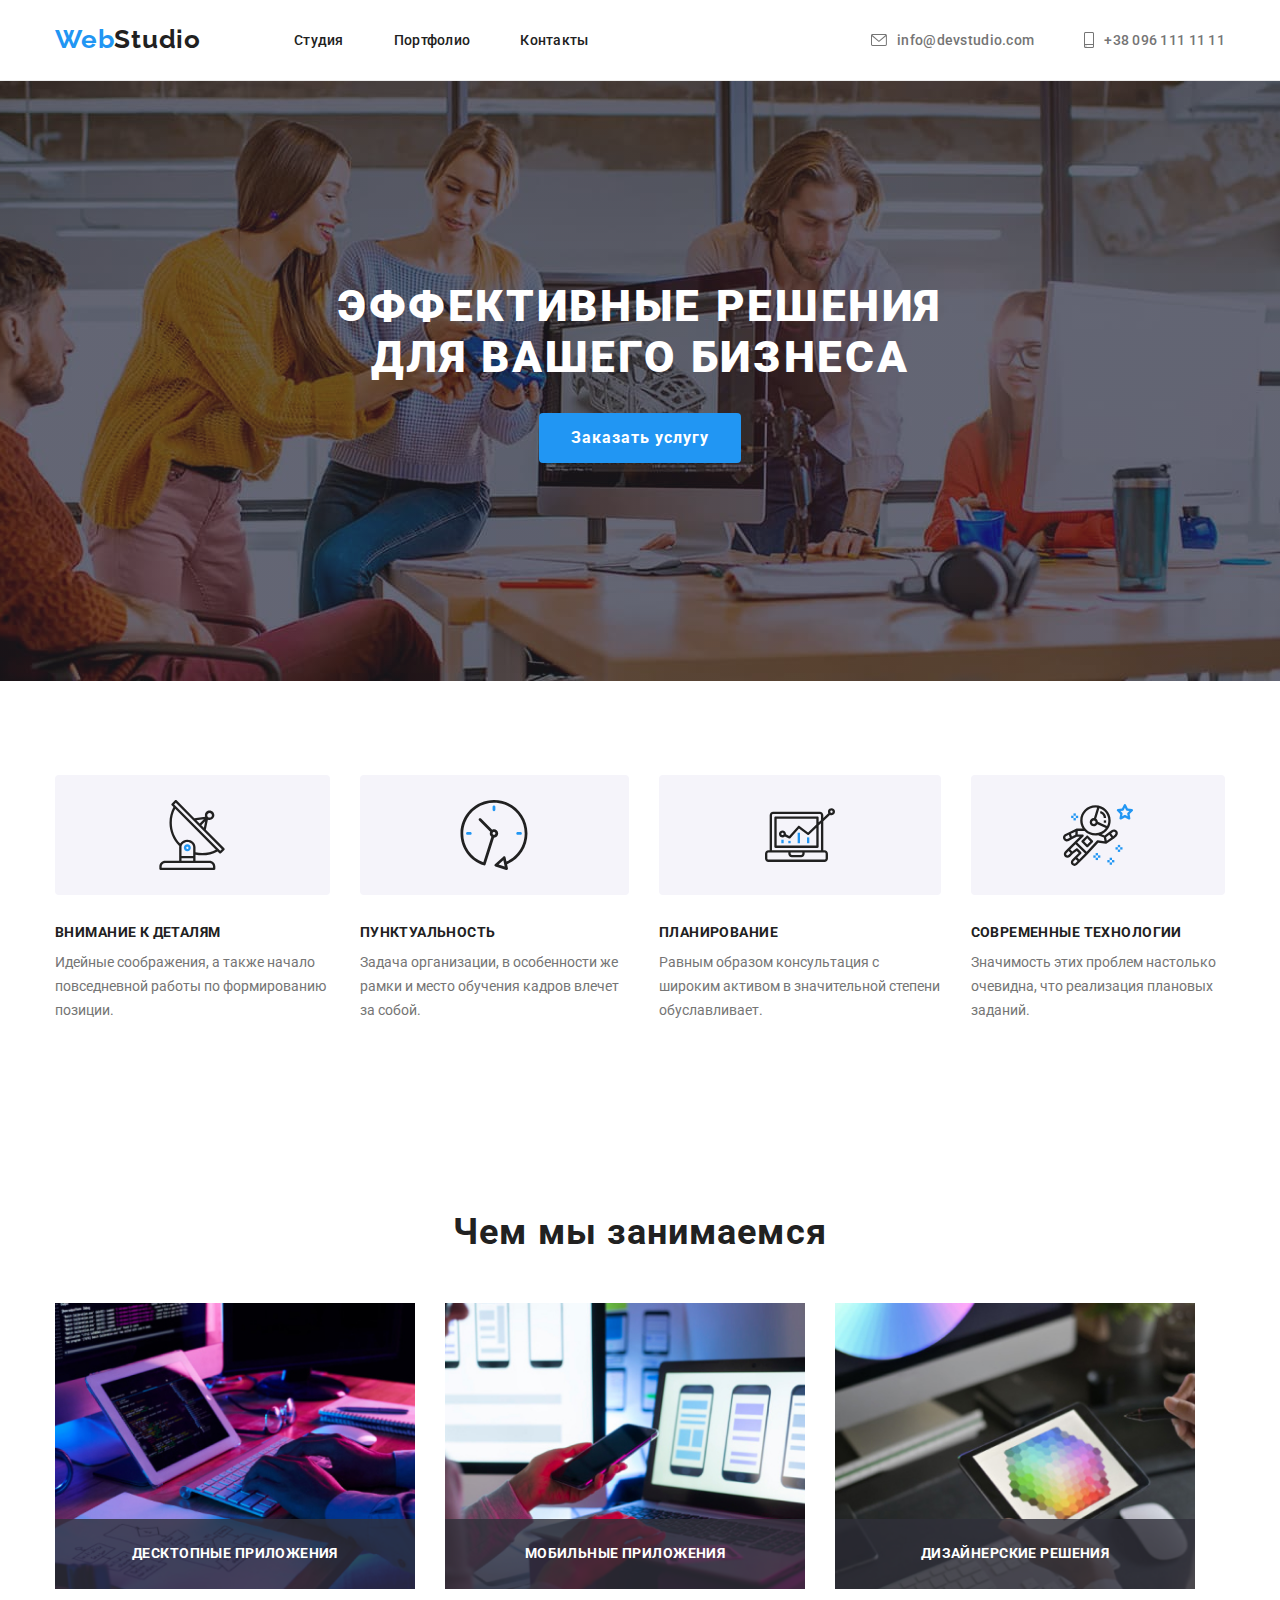
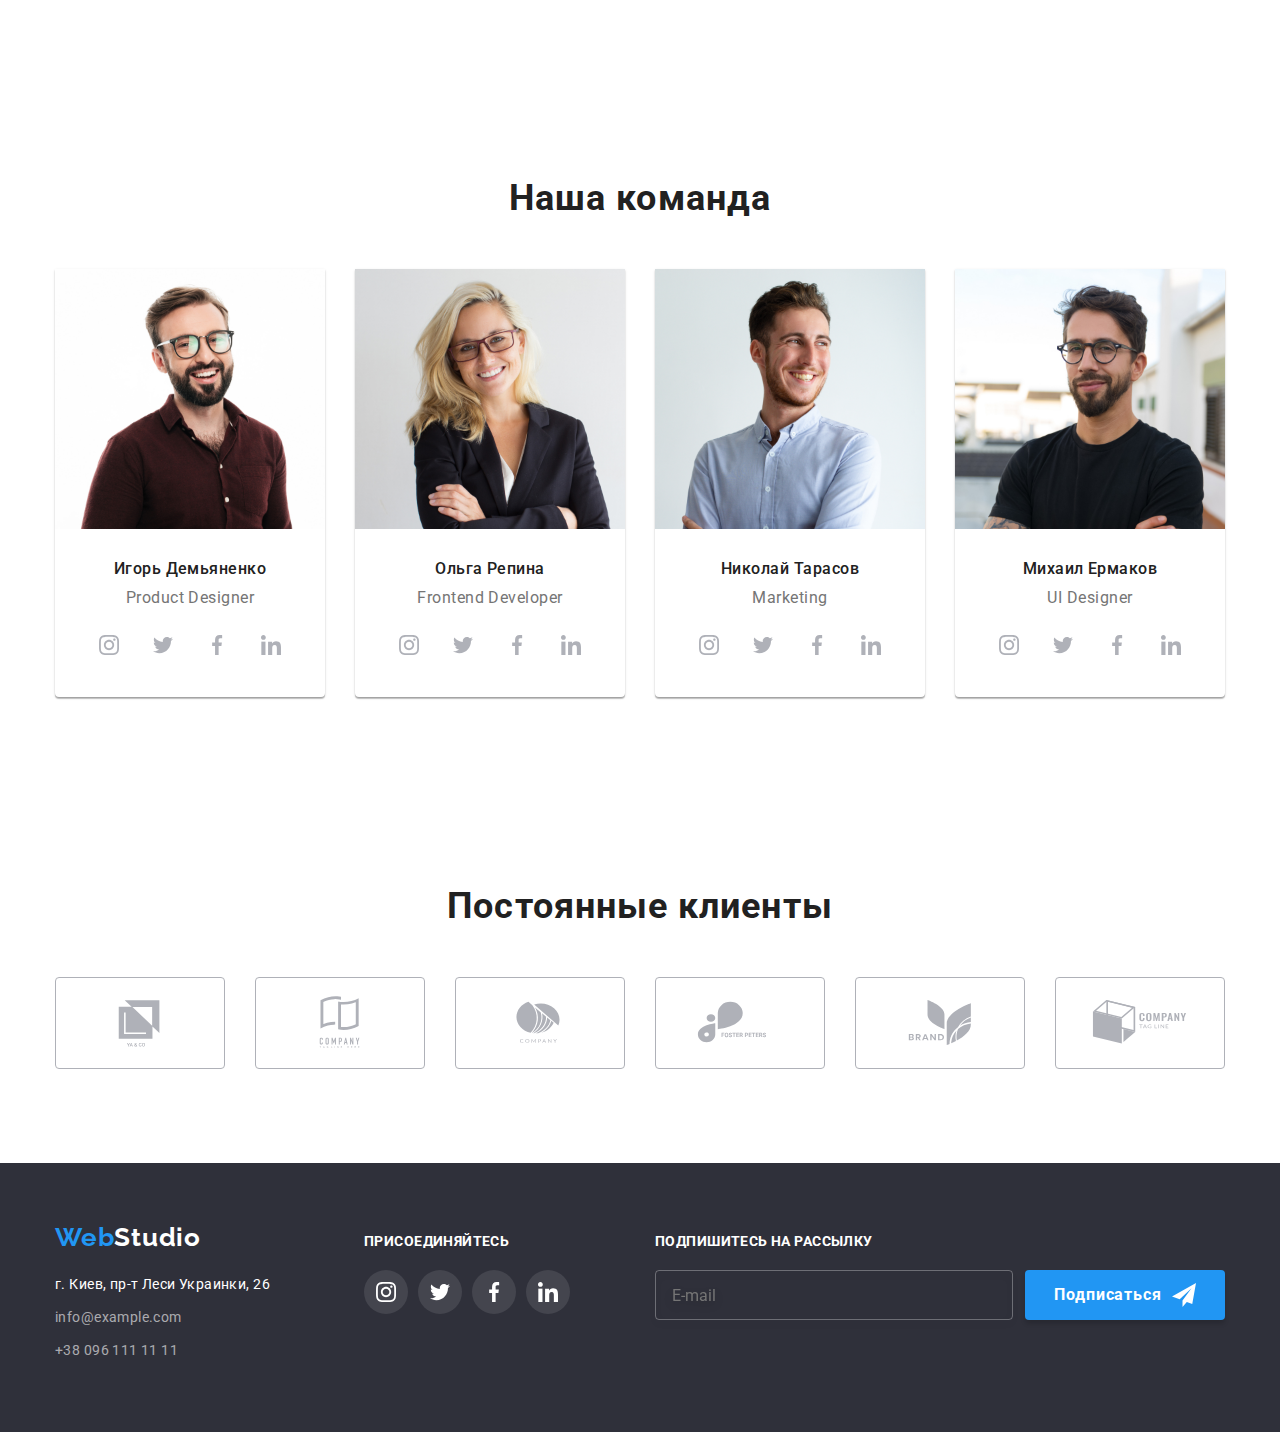
<file: index.html>
<!DOCTYPE html>
<html lang="en">
<head>
    <meta charset="UTF-8">
    <meta http-equiv="X-UA-Compatible" content="IE=edge">
    <meta name="viewport" content="width=device-width, initial-scale=1.0">
    <title>Главная</title>
    <link href="https://fonts.googleapis.com/css2?family=Raleway:wght@700&family=Roboto:wght@400;500;700;900&display=swap" rel="stylesheet">    
    <link rel="stylesheet" href="https://cdnjs.cloudflare.com/ajax/libs/modern-normalize/1.1.0/modern-normalize.min.css">
    <link rel="stylesheet" href="./css/main.min.css">
</head>
<body>
    <!--Header-->
   <header class="header">
    <div class="container header__container">
    <a class="logo" href="./index.html">Web<span class="logo__dark">Studio</span></a>
    <nav class="navigate">
       <ul class="navigate__list">
            <li class="navigate__item"><a href="index.html"        class="navigate__link navigate__link--current" >Студия</a></li>
            <li class="navigate__item"><a href="./portfolio.html"  class="navigate__link">Портфолио</a></li>
            <li class="navigate__item"><a href=""                  class="navigate__link">Контакты </a></li>
       </ul>
    </nav>
    <!--Contacts-->
    <ul class="contacts-list">
        <li class="contacts-list__item"><a class="contacts-list__link" href="mailto:info@devstudio.com">
            <svg class="contacts-list__icon" width="16" height="12"> 
            <use href="./images/sprite.svg#icon-mail"></use>
            </svg>info@devstudio.com</a></li>
        <li class="contacts-list__item"><a class="contacts-list__link" href="tel:+380961111111">
            <svg class="contacts-list__icon" width="10" height="16">
        <use
         href="./images/sprite.svg#icon-phone">
        </use>
        </svg>
       +38 096 111 11 11</a></li>
    </ul>   
    </div>
   </header> 
<!--main information-->
   <main>
        <section class="main-section overlay">
            <div class="container ">
       <h1 class="main-section__title">Эффективные решения для вашего бизнеса</h1>
       <button data-modal-open class="main-section__button" type="button">Заказать услугу</button>
    </div>
        </section>
         <section class="section">
            <div class="container">
             <h2 class="section__hide">Наши преимущества</h2>   
            <ul class="advantages">
            <li class="advantages__item">
                <div class="advantages__container">
                    <svg class="advantages__icon">
                        <use href="./images/sprite.svg#icon-antenna"></use>
                    </svg>
                </div>
            <h3 class="advantages__title">Внимание к деталям</h3>
            <p class="advantages__text">Идейные соображения, а также начало повседневной работы по формированию позиции.</p>
            </li>
            <li class="advantages__item">
                <div class="advantages__container">
                    <svg class="advantages__icon">
                        <use href="./images/sprite.svg#icon-clock"></use>
                    </svg>
                </div>
            <h3 class="advantages__title">Пунктуальность</h3>
            <p class="advantages__text">Задача организации, в особенности же рамки и место обучения кадров влечет за собой.</p>
             </li>
            <li class="advantages__item">
                <div class="advantages__container">
                    <svg class="advantages__icon">
                        <use href="./images/sprite.svg#icon-computer"></use>
                    </svg>
                </div>
            <h3 class="advantages__title">Планирование</h3>
            <p class="advantages__text">Равным образом консультация с широким активом в значительной степени обуславливает.</p>
            </li>
            <li class="advantages__item">
                <div class="advantages__container">
                    <svg class="advantages__icon">
                        <use href="./images/sprite.svg#icon-astronaut"></use>
                    </svg>
                </div>
            <h3 class="advantages__title">Современные технологии</h3>
            <p class="advantages__text">Значимость этих проблем настолько очевидна, что реализация плановых заданий.</p>
            </li>
        </ul>
            </div>
         </section>
        <section class="section section--no--padding__top">
            <div class="container">
        <h2 class="section__title">Чем мы занимаемся</h2>
            <ul class="work-list">
       <li  class="work-list__item"> <img  src="./images/img.jpg" alt="картинка1" width="370">
            <p class="work-list__text">десктопные приложения</p>
       </li>
       <li  class="work-list__item"> <img src="./images/img (1).jpg" alt="картинка2" width="370">
        <p class="work-list__text">мобильные приложения</p>
    </li>
       <li  class="work-list__item"> <img src="./images/img (2).jpg" alt="картинка3" width="370">
        <p class="work-list__text">дизайнерские решения</p>
    </li> 
        </ul>
        </div>
        </section>
<!--Team-->
        <section class="section section--other__background">
            <div class="container">
        <h2 class="section__title">Наша команда</h2>
        <ul class="team">
        <li class="team__item">  
        <img src="./images/Игорь.jpg" alt="фотокоманды1" width="270">
        <div class="team-container">
        <h3 class="team__title">Игорь Демьяненко</h3>
        <p class="team__text">Product Designer</p>
        <ul class="social-network">
            <li class="social-network__item"> 
                <a class="social-network__link" href="">
                    <svg 
                    class="social-network__icon" width="20" height="20">
                    <use href="./images/sprite.svg#icon-instagram"> 
                    </use>
                    </svg>
                </a>
            </li>
            <li class="social-network__item"> 
                    <a class="social-network__link" href="">
                    <svg 
                    class="social-network__icon" width="20" height="20">
                    <use href="./images/sprite.svg#icon-twitter"> 
                    </use>
                    </svg>
                </a>
            </li>
            <li class="social-network__item"> 
                <a class="social-network__link" href="">
                <svg 
                class="social-network__icon" width="20" height="20">
                <use href="./images/sprite.svg#icon-facebook"> 
                </use>
                </svg>
            </a>
            </li>
            <li class="social-network__item"> 
                <a class="social-network__link" href="">
                <svg 
                class="social-network__icon" width="20" height="20">
                <use href="./images/sprite.svg#icon-linkedin"> 
                </use>
                </svg>
            </a>
            </li>
        </ul>
        </div>
        </li>
        <li class="team__item">  
        <img src="./images/Ольга.jpg" alt="фотокоманды2" width="270">
        <div class="team-container">
        <h3 class="team__title">Ольга Репина</h3>
        <p class="team__text">Frontend Developer</p>
        <ul class="social-network">
            <li class="social-network__item"> 
                <a class="social-network__link" href="">
                    <svg 
                    class="social-network__icon" width="20" height="20">
                    <use href="./images/sprite.svg#icon-instagram"> 
                    </use>
                    </svg>
                </a>
            </li>
            <li class="social-network__item"> 
                    <a class="social-network__link" href="">
                    <svg 
                    class="social-network__icon" width="20" height="20">
                    <use href="./images/sprite.svg#icon-twitter"> 
                    </use>
                    </svg>
                </a>
            </li>
            <li class="social-network__item"> 
                <a class="social-network__link" href="">
                <svg 
                class="social-network__icon" width="20" height="20">
                <use href="./images/sprite.svg#icon-facebook"> 
                </use>
                </svg>
            </a>
            </li>
            <li class="social-network__item"> 
                <a class="social-network__link" href="">
                <svg 
                class="social-network__icon" width="20" height="20">
                <use href="./images/sprite.svg#icon-linkedin"> 
                </use>
                </svg>
            </a>
            </li>
        </ul>
        </div>
        </li>
        <li class="team__item">
        <img src="./images/Николай.jpg" alt="фотокоманды3" width="270">
        <div class="team-container">
        <h3 class="team__title">Николай Тарасов</h3>
        <p class="team__text">Marketing</p>
        <ul class="social-network">
            <li class="social-network__item"> 
                <a class="social-network__link" href="">
                    <svg 
                    class="social-network__icon" width="20" height="20">
                    <use href="./images/sprite.svg#icon-instagram"> 
                    </use>
                    </svg>
                </a>
            </li>
            <li class="social-network__item"> 
                    <a class="social-network__link" href="">
                    <svg 
                    class="social-network__icon" width="20" height="20">
                    <use href="./images/sprite.svg#icon-twitter"> 
                    </use>
                    </svg>
                </a>
            </li>
            <li class="social-network__item"> 
                <a class="social-network__link" href="">
                <svg 
                class="social-network__icon" width="20" height="20">
                <use href="./images/sprite.svg#icon-facebook"> 
                </use>
                </svg>
            </a>
            </li>
            <li class="social-network__item"> 
                <a class="social-network__link" href="">
                <svg 
                class="social-network__icon" width="20" height="20">
                <use href="./images/sprite.svg#icon-linkedin"> 
                </use>
                </svg>
            </a>
            </li>
        </ul>
        </div>
        </li>
        <li class="team__item"> 
        <img src="./images/Михаил.jpg" alt="фотокоманды4" width="270">
        <div class="team-container">
        <h3 class="team__title">Михаил Ермаков</h3>
        <p class="team__text">UI Designer</p>
        <ul class="social-network">
            <li class="social-network__item"> 
                <a class="social-network__link" href="">
                    <svg 
                    class="social-network__icon" width="20" height="20">
                    <use href="./images/sprite.svg#icon-instagram"> 
                    </use>
                    </svg>
                </a>
            </li>
            <li class="social-network__item"> 
                    <a class="social-network__link" href="">
                    <svg 
                    class="social-network__icon" width="20" height="20">
                    <use href="./images/sprite.svg#icon-twitter"> 
                    </use>
                    </svg>
                </a>
            </li>
            <li class="social-network__item"> 
                <a class="social-network__link" href="">
                <svg 
                class="social-network__icon" width="20" height="20">
                <use href="./images/sprite.svg#icon-facebook"> 
                </use>
                </svg>
            </a>
            </li>
            <li class="social-network__item"> 
                <a class="social-network__link" href="">
                <svg 
                class="social-network__icon" width="20" height="20">
                <use href="./images/sprite.svg#icon-linkedin"> 
                </use>
                </svg>
            </a>
            </li>
        </ul>
        </div>
        </li>
        </ul>
    </div>
    </section>
        <section class="section">
            <div class="container">
                    <h2 class="section__title">Постоянные клиенты</h2>
                <ul class="clients">
                    <li class="clients__item">
                        <a class="clients__link" href="./">
                            <svg class="clients__icon" width="106" height="60">
                                <use 
                                href="./images/sprite.svg#icon-client1">
                                </use>
                            </svg>
                        </a>
                    </li>
                    <li class="clients__item">
                        <a class="clients__link" href="./">
                            <svg class="clients__icon" width="106" height="60">
                                <use 
                                href="./images/sprite.svg#icon-client2">
                                </use>
                            </svg>
                        </a>
                    </li>
                    <li class="clients__item">
                        <a class="clients__link" href="./">
                            <svg class="clients__icon" width="106" height="60">
                                <use 
                                href="./images/sprite.svg#icon-client3">
                                </use>
                            </svg>
                        </a>
                    </li>
                    <li class="clients__item">
                        <a class="clients__link" href="./">
                            <svg class="clients__icon" width="106" height="60">
                                <use 
                                href="./images/sprite.svg#icon-client4">
                                </use>
                            </svg>
                        </a>
                    </li>
                    <li class="clients__item">
                        <a class="clients__link" href="./">
                            <svg class="clients__icon" width="106" height="60">
                                <use 
                                href="./images/sprite.svg#icon-client5">
                                </use>
                            </svg>
                        </a>
                    </li>
                    <li class="clients__item">
                        <a class="clients__link" href="./">
                            <svg class="clients__icon" width="106" height="60">
                                <use 
                                href="./images/sprite.svg#icon-client6">
                                </use>
                            </svg>
                        </a>
                    </li>
                </ul>
            </div>
        </section>
    </main>
<!--Footer-->
<footer class="footer">
    <div class="container footer-container">
    <div class="footer-adress"> 
    <a class="logo" href="">Web<span class="logo__half">Studio</span></a> 
   <adress class="adress">
       <ul class="adress__list">
   <li class="adress__item"> <a class="adress__location" href="https://goo.gl/maps/zJ5b4M9oRAb7cDgC7">г. Киев, пр-т Леси Украинки, 26</a> </li>
   <li class="adress__item"> <a class="adress__link" href="mailto:info@example.com">info@example.com</a> </li>
   <li class="adress__item"> <a class="adress__link" href="tel:+380961111111">+38 096 111 11 11</a> </li>
       </ul>
   </adress>
</div>
   <div class="network">
       <h3 class="network__title">присоединяйтесь</h3>
       <ul class="network__list">
           <li class="network__item">
            <a class="network__link" href="./"> 
                <svg class="network__icon"width="20" height="20">
                    <use href="./images/sprite.svg#icon-instagram"></use>
                </svg>
            </a>
           </li>
           <li class="network__item">
            <a class="network__link" href="./"> 
                <svg class="network__icon" width="20" height="20">
                    <use href="./images/sprite.svg#icon-twitter"></use>
                </svg>
            </a>
           </li>
           <li class="network__item">
            <a class="network__link" href="./"> 
                <svg class="network__icon" width="20" height="20">
                    <use href="./images/sprite.svg#icon-facebook"></use>
                </svg>
            </a>
           </li>
           <li class="network__item">
            <a class="network__link" href="./"> 
                <svg class="network__icon" width="20" height="20">
                    <use href="./images/sprite.svg#icon-linkedin"></use>
                </svg>
            </a>
           </li>
       </ul>
   </div>
   <div class="subscribe">
    <h3 class="subscribe__title">Подпишитесь на рассылку</h3>
    <form class="subscribe__form">
        <label for="mail">
            <input class="subscribe__send" type="email" name="mail" id="mail" placeholder="E-mail">
        </label>
        <button class="subscribe__button" type="submit">Подписаться
            <svg class="subscribe__icon" width="24" height="24">
                <use href="./images/sprite.svg#icon-icon-send"></use>
            </svg>

        </button>
    </form>
</div>
</div>
</footer>
<div class="backdrop is-hidden" data-modal>
    <div class="modal">
        <button data-modal-close class="modal__button-close">
            <svg class="modal__icon-close" width="11" height="11">
                <use href="./images/sprite.svg#icon-close-icon">

                </use>
            </svg>
        </button>
        <p class="modal__title">Оставьте свои данные, мы вам перезвоним</p>
        <form class="feedback">
            <div class="feedback__form">
                <label class="feedback__label" for="name">Имя
                    <input class="feedback__input"
                    type="text"
                    name="user-name"
                    id="name"
                    />
                    <svg class="feedback__icon" width="18" height="18">
                        <use href="./images/sprite.svg#icon-person-modal"></use>
                    </svg>
                </label>
            </div>
            <div class="feedback__form">
                <label class="feedback__label" for="tel">Телефон
                    <input class="feedback__input"
                    type="tel"
                    name="user-tel"
                    id="tel"
                    />
                    <svg class="feedback__icon" width="18" height="18">
                        <use href="./images/sprite.svg#icon-phone-modal"></use>
                    </svg>
                </label>
            </div>
            <div class="feedback__form">
                <label class="feedback__label" for="email">Почта
                    <input class="feedback__input"
                    type="email"
                    name="user-mail"
                    id="email"
                    />
                    <svg class="feedback__icon" width="18" height="18">
                        <use href="./images/sprite.svg#icon-mail-modal"></use>
                    </svg>
                </label>
            </div>
            <div class="feedback__form-comment">
                <label class="feedback__label" for="comment">Комментарий
                    <textarea 
                    class="feedback__comment-area"
                    name="comment"
                    id="comment"
                    cols="30"
                    rows="10"
                    placeholder="Введите текст">
                    </textarea>
                </label>
            </div>
            <div class="terms">
                <label class="terms__label" for="terms">
                    <input class="terms__checkbox"
                            type="checkbox"
                            name="terms"
                            id="terms"
                            />
                           <span class="terms__icon"></span>
                            <span class="text-comment">
                                Соглашаюсь с рассылкой и принимаю
                                <a class="terms__link" href="">Условия договора</a>
                            </span>
                </label>
            </div>
            <div class="send-form">
                <button class="send-form__button" type="submit">Отправить</button>
            </div>
        </form>
    </div>
</div>
<script src="./js/modal.js"></script>
</body>
</html>
</file>
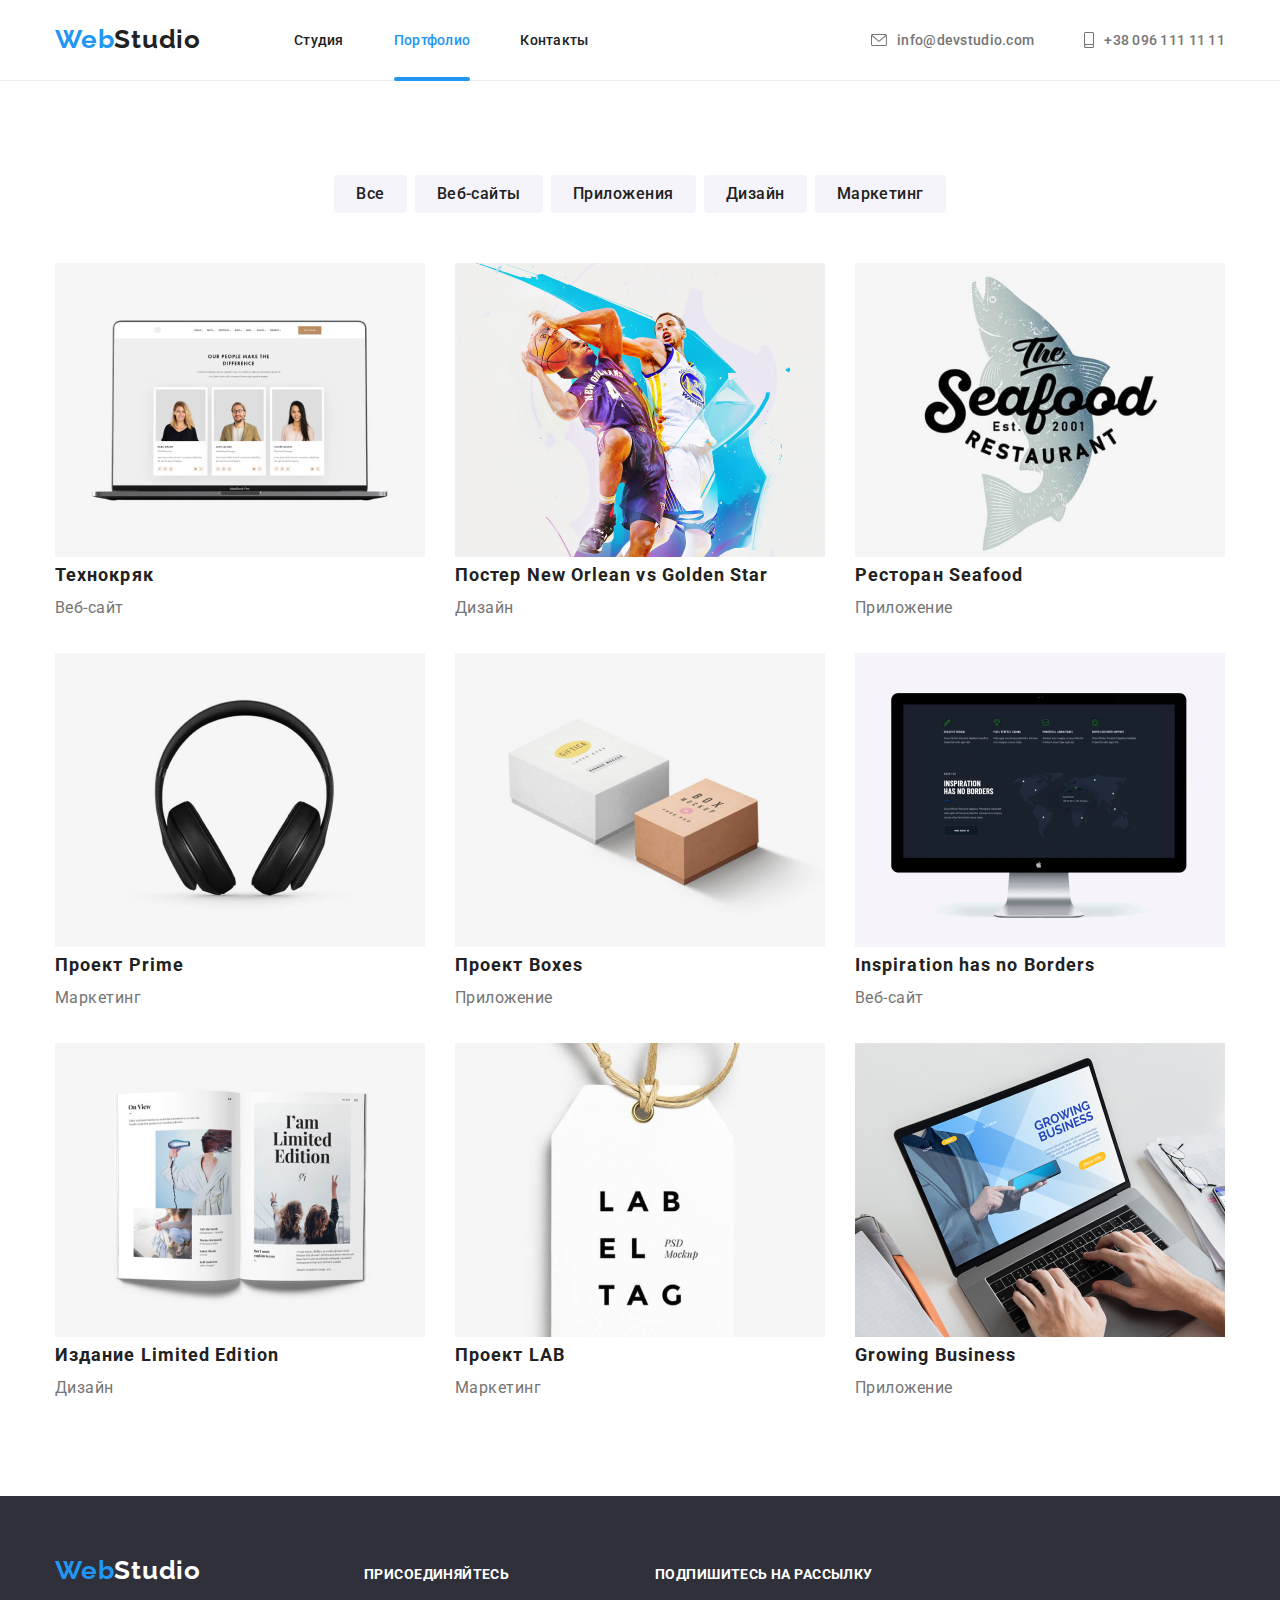
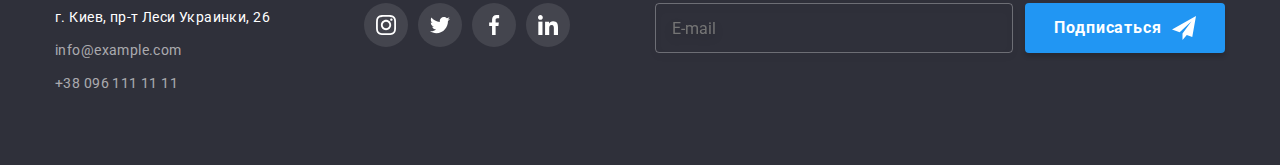
<file: portfolio.html>
<!DOCTYPE html>
<html lang="en">
<head>
    <meta charset="UTF-8">
    <meta http-equiv="X-UA-Compatible" content="IE=edge">
    <meta name="viewport" content="width=device-width, initial-scale=1.0">
    <title>Портфолио</title>
    <link href="https://fonts.googleapis.com/css2?family=Raleway:wght@700&family=Roboto:wght@400;500;700;900&display=swap" rel="stylesheet">    
    <link rel="stylesheet" href="https://cdnjs.cloudflare.com/ajax/libs/modern-normalize/1.1.0/modern-normalize.min.css">
    <link rel="stylesheet" href="./css/main.min.css">
</head>
<body>
       <!--Header-->
   <header class="header">
    <div class="container header__container">
    <a class="logo" href="./index.html">Web<span class="logo__dark">Studio</span></a>
    <nav class="navigate">
       <ul class="navigate__list">
            <li class="navigate__item"><a href="index.html"        class="navigate__link" >Студия</a></li>
            <li class="navigate__item"><a href="./portfolio.html"  class="navigate__link current">Портфолио</a></li>
            <li class="navigate__item"><a href=""                  class="navigate__link">Контакты </a></li>
       </ul>
    </nav>
    <!--Contacts-->
    <ul class="contacts-list">
        <li class="contacts-list__item"><a class="contacts-list__link" href="mailto:info@devstudio.com">
            <svg class="contacts-list__icon" width="16" height="12"> 
            <use href="./images/sprite.svg#icon-mail"></use>
            </svg>info@devstudio.com</a></li>
        <li class="contacts-list__item"><a class="contacts-list__link" href="tel:+380961111111">
            <svg class="contacts-list__icon" width="10" height="16">
        <use
         href="./images/sprite.svg#icon-phone">
        </use>
        </svg>
       +38 096 111 11 11</a></li>
    </ul>   
    </div>
   </header> 
<!--Main information-->
<main>
    <section class="section"> 
<div class="container">
        <h1 class="section__hide">Наши работы</h1>
    <ul class="filter">
        <li class="filter__item"><button class="filter__button" type="button">Все</button></li>
        <li class="filter__item"><button class="filter__button" type="button">Веб-сайты</button></li>
        <li class="filter__item"><button class="filter__button" type="button">Приложения</button></li>
        <li class="filter__item"><button class="filter__button" type="button">Дизайн</button></li>
        <li class="filter__item"><button class="filter__button" type="button">Маркетинг</button></li>
    </ul>
        <ul class="gallery"> 
            <li class="gallery__item">  
                <a class="gallery__link" href="/"> 
                    <div class="gallery__thumb"> 
                    <img src="./images/технокряк.jpg" alt="технокряк" width="370">
                    <p class="gallery__overlay">Технокряк это современная площадка распространения коронавируса.Компании используют эту платформу для цифрового шпионажа и атак на защищённые сервера конкурентов.
                    </p>
                </div>
                    <div class="gallery__thumb">
                    <h2 class="gallery__title">Технокряк</h2>
                        <p class="gallery__text">Веб-сайт</p>
                 </div>
        </a>
            </li>
            <li class="gallery__item"> 
            <a class="gallery__link"  href="/">
                <div class="gallery__thumb"> 
                <img src="./images/постер.jpg" alt="poster" width="370">
                <p class="gallery__overlay">Технокряк это современная площадка распространения коронавируса.Компании используют эту платформу для цифрового шпионажа и атак на защищённые сервера конкурентов.
                </p>
            </div>
                <div class="gallery__thumb">
            <h2 class="gallery__title">Постер New Orlean vs Golden Star</h2>
            <p class="gallery__text">Дизайн</p>
           
         </div>
            </a>
            </li>
            <li class="gallery__item"> 
            <a class="gallery__link"  href="/">
                <div class="gallery__thumb"> 
                <img src="./images/ресторан.jpg" alt="seafood" width="370">
                <p class="gallery__overlay">Технокряк это современная площадка распространения коронавируса.Компании используют эту платформу для цифрового шпионажа и атак на защищённые сервера конкурентов.
                </p>
            </div>
                <div class="gallery__thumb">
            <h2 class="gallery__title">Ресторан Seafood</h2>
            <p class="gallery__text">Приложение</p>
        </div>
    </a>
            </li> 
            <li class="gallery__item">
            <a class="gallery__link"  href="/">
                <div class="gallery__thumb"> 
                <img src="./images/проект прайм.jpg" alt="prime" width="370">
                <p class="gallery__overlay">Технокряк это современная площадка распространения коронавируса.Компании используют эту платформу для цифрового шпионажа и атак на защищённые сервера конкурентов.
                </p>
            </div>
                <div class="gallery__thumb">
            <h2 class="gallery__title">Проект Prime</h2>
            <p class="gallery__text">Маркетинг</p>
            </div>
            </a>
            </li>
            <li class="gallery__item"> 
            <a class="gallery__link"  href="/">
                <div class="gallery__thumb"> 
                <img src="./images/проект коробки.jpg" alt="boxes" width="370">
                <p class="gallery__overlay">Технокряк это современная площадка распространения коронавируса.Компании используют эту платформу для цифрового шпионажа и атак на защищённые сервера конкурентов.
                </p>
                </div>
                <div class="gallery__thumb">
            <h2 class="gallery__title">Проект Boxes</h2>
            <p class="gallery__text">Приложение</p>
        </div>
    </a>
            </li>
            <li class="gallery__item">
            <a class="gallery__link"  href="/">
                <div class="gallery__thumb"> 
                 <img src="./images/insipartion.jpg" alt="inspiration" width="370">
                 <p class="gallery__overlay">Технокряк это современная площадка распространения коронавируса.Компании используют эту платформу для цифрового шпионажа и атак на защищённые сервера конкурентов.
                </p>
                </div>
                <div class="gallery__thumb">
            <h2 class="gallery__title">Inspiration has no Borders</h2>
            <p class="gallery__text">Веб-сайт</p>
        </div>
    </a>
            </li> 
            <li class="gallery__item"> 
            <a class="gallery__link"  href="/">
                <div class="gallery__thumb"> 
            <img src="./images/limited издание.jpg" alt="limited" width="370">
            <p class="gallery__overlay">Технокряк это современная площадка распространения коронавируса.Компании используют эту платформу для цифрового шпионажа и атак на защищённые сервера конкурентов.
            </p>
            </div>
                <div class="gallery__thumb">
            <h2 class="gallery__title">Издание Limited Edition</h2>
            <p class="gallery__text">Дизайн</p>
        </div>
    </a>
            </li>
            <li class="gallery__item">
            <a class="gallery__link"  href="/">
                <div class="gallery__thumb"> 
          <img src="./images/проект лаб.jpg" alt="projectlab" width="370">
          <p class="gallery__overlay">Технокряк это современная площадка распространения коронавируса.Компании используют эту платформу для цифрового шпионажа и атак на защищённые сервера конкурентов.
        </p>
        </div>
                <div class="gallery__thumb">
            <h2 class="gallery__title">Проект LAB</h2>
            <p class="gallery__text">Маркетинг</p>
        </div>
    </a>
            </li>
            <li class="gallery__item"> 
            <a class="gallery__link"  href="/">
                <div class="gallery__thumb"> 
           <img src="./images/growing business .jpg" alt="growingbusiness" width="370">
           <p class="gallery__overlay">Технокряк это современная площадка распространения коронавируса.Компании используют эту платформу для цифрового шпионажа и атак на защищённые сервера конкурентов.
        </p>
        </div>
        <div class="gallery__thumb">
            <h2 class="gallery__title">Growing Business</h2>
            <p class="gallery__text">Приложение</p>
        </div>
    </a>
        </li> 
        </ul>
    </div>
</section>
<!--Footer-->
<footer class="footer">
    <div class="container footer-container">
    <div class="footer-adress"> 
    <a class="logo" href="">Web<span class="logo__half">Studio</span></a> 
   <adress class="adress">
       <ul class="adress__list">
   <li class="adress__item"> <a class="adress__location" href="https://goo.gl/maps/zJ5b4M9oRAb7cDgC7">г. Киев, пр-т Леси Украинки, 26</a> </li>
   <li class="adress__item"> <a class="adress__link" href="mailto:info@example.com">info@example.com</a> </li>
   <li class="adress__item"> <a class="adress__link" href="tel:+380961111111">+38 096 111 11 11</a> </li>
       </ul>
   </adress>
</div>
   <div class="network">
       <h3 class="network__title">присоединяйтесь</h3>
       <ul class="network__list">
           <li class="network__item">
            <a class="network__link" href="./"> 
                <svg class="network__icon"width="20" height="20">
                    <use href="./images/sprite.svg#icon-instagram"></use>
                </svg>
            </a>
           </li>
           <li class="network__item">
            <a class="network__link" href="./"> 
                <svg class="network__icon" width="20" height="20">
                    <use href="./images/sprite.svg#icon-twitter"></use>
                </svg>
            </a>
           </li>
           <li class="network__item">
            <a class="network__link" href="./"> 
                <svg class="network__icon" width="20" height="20">
                    <use href="./images/sprite.svg#icon-facebook"></use>
                </svg>
            </a>
           </li>
           <li class="network__item">
            <a class="network__link" href="./"> 
                <svg class="network__icon" width="20" height="20">
                    <use href="./images/sprite.svg#icon-linkedin"></use>
                </svg>
            </a>
           </li>
       </ul>
   </div>
   <div class="subscribe">
    <h3 class="subscribe__title">Подпишитесь на рассылку</h3>
    <form class="subscribe__form">
        <label for="mail">
            <input class="subscribe__send" type="email" name="mail" id="mail" placeholder="E-mail">
        </label>
        <button class="subscribe__button" type="submit">Подписаться
            <svg class="subscribe__icon" width="24" height="24">
                <use href="./images/sprite.svg#icon-icon-send"></use>
            </svg>

        </button>
    </form>
</div>
</div>
</footer>
</main>
</div>
</body>
</html>
</file>
<file: css/main.min.css>
.header{background-color:#fff;border-bottom:1px solid #ECECEC}.header__container{display:-webkit-box;display:-ms-flexbox;display:flex;-webkit-box-align:center;-ms-flex-align:center;align-items:center}.navigate-list{color:#212121;font-family:Roboto;font-style:normal;font-weight:500;font-size:14px;line-height:16px;letter-spacing:0.02em;list-style-type:none;text-decoration:none;display:-webkit-box;display:-ms-flexbox;display:flex;position:relative;display:flex}.navigate__item{margin-right:50px}.current::after{content:'';display:block;position:absolute;width:100%;height:4px;background-color:#2196f3;border-radius:2px;bottom:-1px}.navigate__list{color:#212121;font-family:Roboto;font-style:normal;font-weight:500;font-size:14px;line-height:16px;letter-spacing:0.02em;list-style-type:none;text-decoration:none;display:-webkit-box;display:-ms-flexbox;display:flex;position:relative}.navigate__list:last-child{margin-right:0}.navigate__link{padding-top:32px;padding-bottom:32px;text-decoration:none;color:#212121;-webkit-transition:color 250ms cubic-bezier(0.4, 0, 0.2, 1);transition:color 250ms cubic-bezier(0.4, 0, 0.2, 1)}.navigate__link:hover,.navigate__link:focus{color:#2196f3}.navigate__link.current{color:#2196f3;position:relative}.contacts-list__icon{margin-right:10px;fill:currentColor}.contacts-list__icon:hover{color:#2196f3}.contacts-list{list-style-type:none;display:-webkit-box;display:-ms-flexbox;display:flex;margin-left:auto;border-radius:4px;fill:currentColor}.contacts-list__link{display:-webkit-box;display:-ms-flexbox;display:flex;-webkit-box-align:center;-ms-flex-align:center;align-items:center;color:#757575;font-family:Roboto;font-style:normal;font-weight:500;font-size:14px;line-height:16px;letter-spacing:0.02em;text-decoration:none;padding-top:32px;padding-bottom:32px;-webkit-transition:color 250ms cubic-bezier(0.4, 0, 0.2, 1);transition:color 250ms cubic-bezier(0.4, 0, 0.2, 1)}.contacts-list__link:hover,.contacts-list__link:focus{color:#2196f3}.contacts-list__item{margin-right:50px}.contacts-list__item:last-child{margin-right:0}.overlay{max-width:1600px;height:600px;margin-left:auto;margin-right:auto;background-image:-webkit-gradient(linear, left top, right top, from(rgba(47,48,58,0.4)), to(rgba(47,48,58,0.4))),url("../images/фон (1).jpg");background-image:linear-gradient(to right, rgba(47,48,58,0.4), rgba(47,48,58,0.4)),url("../images/фон (1).jpg");background-position:center;background-repeat:no-repeat;background-size:cover}.main-section{background-color:#2F303A;text-align:center;padding-top:200px;padding-bottom:200px}.main-section__title{color:#fff;font-weight:900;font-size:44px;line-height:1.16;text-align:center;width:696px;margin-left:auto;margin-right:auto;letter-spacing:0.06em;text-transform:uppercase}.main-section__button{color:#fff;font-weight:700;font-size:16px;line-height:1.88;text-align:center;background:#2196f3;letter-spacing:0.06em;cursor:pointer;margin-top:30px;padding-bottom:10px;padding-top:10px;padding-right:32px;padding-left:32px;border:transparent;border-radius:4px}.main-section__button:hover,.main-section__button:focus{background:#2196F3;-webkit-box-shadow:0px 4px 4px rgba(0,0,0,0.15);box-shadow:0px 4px 4px rgba(0,0,0,0.15)}.section__hide{position:absolute;width:1px;height:1px;margin:-1px;padding:0;overflow:hidden;border:0;clip:rect(0 0 0 0)}.advantages{display:-webkit-box;display:-ms-flexbox;display:flex}.advantages__container{display:-webkit-box;display:-ms-flexbox;display:flex;height:120px;border-radius:4px;margin-bottom:30px;-webkit-box-align:center;-ms-flex-align:center;align-items:center;-webkit-box-pack:center;-ms-flex-pack:center;justify-content:center;background-color:#F5F4FA}.advantages__icon{width:70px;height:70px}.advantages__title{color:#212121;font-family:Roboto;font-weight:700;font-size:14px;line-height:1.14;letter-spacing:0.03em;margin-bottom:10px;text-transform:uppercase}.advantages__title:last-child{margin-right:0}.advantages__item{margin-right:30px}.advantages__item:last-child{margin-right:0}.advantages__text{color:#757575;font-size:14px;line-height:1.71;margin-right:30px}.advantages__text:last-child{margin-right:0}.work-section{padding-top:0}.section__title{color:#212121;font-weight:700;font-size:36px;line-height:1.17;text-align:center;letter-spacing:0.03em;margin-bottom:30px}.work-list{list-style-type:none;display:-webkit-box;display:-ms-flexbox;display:flex;position:relative}.work-list__item{margin-right:30px;position:relative}.work-list__text{-webkit-box-align:center;-ms-flex-align:center;align-items:center;width:100%;text-transform:uppercase;color:#fff;text-align:center;letter-spacing:0.03em;font-weight:700;font-size:14px;line-height:1.14;background-color:rgba(47,48,58,0.8);display:-webkit-box;display:-ms-flexbox;display:flex;-webkit-box-pack:center;-ms-flex-pack:center;justify-content:center;display:flex;position:absolute;bottom:0;height:70px}.section-team{background-color:#F5F4FA}.section__title{color:#212121;font-size:36px;line-height:1.17;text-align:center;letter-spacing:0.03em;font-weight:700;margin-bottom:50px}.team{list-style-type:none;display:-webkit-box;display:-ms-flexbox;display:flex}.team__item{margin-right:30px;-webkit-box-shadow:0px 1px 3px rgba(0,0,0,0.12),0px 1px 1px rgba(0,0,0,0.14),0px 2px 1px rgba(0,0,0,0.2);box-shadow:0px 1px 3px rgba(0,0,0,0.12),0px 1px 1px rgba(0,0,0,0.14),0px 2px 1px rgba(0,0,0,0.2);border-radius:0px 0px 4px 4px;background-color:#fff}.team__item:last-child{margin-right:0}.team-container{padding-top:30px;padding-bottom:30px}.team__title{color:#212121;text-align:center;letter-spacing:0.03em;font-weight:500;font-size:16px;line-height:1.19;margin-bottom:10px}.team__text{color:#757575;text-align:center;letter-spacing:0.03em;font-size:16px;line-height:1.19}.social-network{display:-webkit-box;display:-ms-flexbox;display:flex;-webkit-box-pack:center;-ms-flex-pack:center;justify-content:center;-webkit-box-align:center;-ms-flex-align:center;align-items:center;margin-top:16px}.social-network__item{margin-right:10px}.social-network__item:last-child{margin-right:0}.social-network__link{width:44px;height:44px;display:-webkit-box;display:-ms-flexbox;display:flex;-webkit-box-align:center;-ms-flex-align:center;align-items:center;-webkit-box-pack:center;-ms-flex-pack:center;justify-content:center;border-radius:50%;color:#AFB1B8;-webkit-transition:background-color 250ms cubic-bezier(0.4, 0, 0.2, 1);transition:background-color 250ms cubic-bezier(0.4, 0, 0.2, 1)}.social-network__link:hover,.social-network__link:focus{background-color:#2196f3;color:#fff}.social-network__icon{fill:currentColor}.section__hide{position:absolute;width:1px;height:1px;margin:-1px;padding:0;overflow:hidden;border:0;clip:rect(0 0 0 0)}.filter{display:-webkit-box;display:-ms-flexbox;display:flex;-webkit-box-pack:center;-ms-flex-pack:center;justify-content:center;margin-bottom:50px}.filter__item{-webkit-box-align:center;-ms-flex-align:center;align-items:center;margin-right:8px}.filter__item:last-child{margin-right:0}.filter__button{color:#212121;font-weight:500;font-size:16px;line-height:1.63;text-align:center;letter-spacing:0.03em;cursor:pointer;font-family:inherit;border:transparent;border-radius:4px;padding:6px 22px;-webkit-transition-timing-function:cubic-bezier(0.4, 0, 0.2, 1);transition-timing-function:cubic-bezier(0.4, 0, 0.2, 1);-webkit-transition-property:color, background-color, -webkit-box-shadow;transition-property:color, background-color, -webkit-box-shadow;transition-property:color, box-shadow, background-color;transition-property:color, box-shadow, background-color, -webkit-box-shadow;-webkit-transition-duration:250ms;transition-duration:250ms;background-color:#F5F4FA}.filter__button:hover,.filter__button:focus{-webkit-box-shadow:0px 3px 1px rgba(0,0,0,0.1),0px 1px 2px rgba(0,0,0,0.08),0px 2px 2px rgba(0,0,0,0.12);box-shadow:0px 3px 1px rgba(0,0,0,0.1),0px 1px 2px rgba(0,0,0,0.08),0px 2px 2px rgba(0,0,0,0.12);color:#fff;background-color:#2196f3}.gallery{display:-webkit-box;display:-ms-flexbox;display:flex;-ms-flex-wrap:wrap;flex-wrap:wrap;margin-right:-30px;margin-bottom:-30px}.gallery__item{margin-right:30px;margin-bottom:30px}.gallery__link{display:block}.gallery__link:hover,.gallery__link:focus{-webkit-box-shadow:0px 1px 1px rgba(0,0,0,0.12),0px 4px 4px rgba(0,0,0,0.06),1px 4px 6px rgba(0,0,0,0.16);box-shadow:0px 1px 1px rgba(0,0,0,0.12),0px 4px 4px rgba(0,0,0,0.06),1px 4px 6px rgba(0,0,0,0.16)}.gallery__thumb{position:relative;overflow:hidden}.gallery__overlay{position:absolute;top:0;left:0;width:100%;height:100%;-webkit-transition:-webkit-transform 250ms cubic-bezier(0.4, 0, 0.2, 1);transition:-webkit-transform 250ms cubic-bezier(0.4, 0, 0.2, 1);transition:transform 250ms cubic-bezier(0.4, 0, 0.2, 1);transition:transform 250ms cubic-bezier(0.4, 0, 0.2, 1), -webkit-transform 250ms cubic-bezier(0.4, 0, 0.2, 1);background:rgba(33,150,243,0.9);letter-spacing:0.03em;color:#fff;font-weight:400;font-size:18px;line-height:1.55;-webkit-transform:translateY(100%);transform:translateY(100%);padding:63px 24px}.gallery__overlay:hover,.gallery__overlay:focus{opacity:1}.gallery__link:hover .gallery__overlay,.gallery__link:focus .gallery__overlay{-webkit-transform:translateY(0);transform:translateY(0)}.gallery__title{color:#212121;letter-spacing:0.06em;font-weight:700;font-size:18px;line-height:2}.gallery__text{color:#757575;letter-spacing:0.03em;font-size:16px;line-height:1.86}.footer{background:#2F303A;padding-bottom:60px;padding-top:60px}.footer-container{-webkit-box-align:baseline;-ms-flex-align:baseline;align-items:baseline;display:-webkit-box;display:-ms-flexbox;display:flex;margin-left:auto}.footer-adress{margin-right:70px}.adress__list{margin-top:20px}.adress__item{margin-bottom:9px}.adress__location{color:#fff;text-decoration:none;font-size:14px;line-height:1.71;letter-spacing:0.03em;-webkit-transition:color 250ms cubic-bezier(0.4, 0, 0.2, 1);transition:color 250ms cubic-bezier(0.4, 0, 0.2, 1)}.adress__location:hover,.adress__location:focus{color:#2196f3}.adress__link{color:rgba(255,255,255,0.6);letter-spacing:0.03em;font-size:14px;line-height:1.71;text-decoration:none;-webkit-transition:color 250ms cubic-bezier(0.4, 0, 0.2, 1);transition:color 250ms cubic-bezier(0.4, 0, 0.2, 1)}.adress__link:hover,.adress__link:focus{color:#2196f3}.network__title{color:#fff;font-size:14px;line-height:1.14;letter-spacing:0.03em;font-weight:700;margin-bottom:20px;text-transform:uppercase}.network__list{display:-webkit-box;display:-ms-flexbox;display:flex}.network__item{margin-right:10px}.network__item:last-child{margin-right:0}.network__link{color:#fff;display:-webkit-box;display:-ms-flexbox;display:flex;-webkit-box-align:center;-ms-flex-align:center;align-items:center;border-radius:50%;-webkit-box-pack:center;-ms-flex-pack:center;justify-content:center;background:rgba(255,255,255,0.1);width:44px;height:44px;-webkit-transition:background-color 250ms cubic-bezier(0.4, 0, 0.2, 1);transition:background-color 250ms cubic-bezier(0.4, 0, 0.2, 1)}.network__link:hover,.network__link:focus{background-color:#2196f3}.network__icon{fill:currentColor}.subscribe{margin-left:auto}.subscribe__title{color:#fff;font-weight:700;font-size:14px;line-height:1.14;letter-spacing:0.03em;text-transform:uppercase;margin-bottom:20px}.subscribe__form{display:-webkit-inline-box;display:-ms-inline-flexbox;display:inline-flex}.subscribe__send{border:1px solid rgba(255,255,255,0.3);-webkit-box-sizing:border-box;box-sizing:border-box;-webkit-filter:drop-shadow(0px 4px 4px rgba(0,0,0,0.15));filter:drop-shadow(0px 4px 4px rgba(0,0,0,0.15));border-radius:4px;width:358px;height:50px;background:inherit;padding-left:16px;padding-top:15px;padding-bottom:15px}.subscribe__button{display:-webkit-box;display:-ms-flexbox;display:flex;width:200px;height:50px;-webkit-box-align:center;-ms-flex-align:center;align-items:center;text-align:center;-webkit-box-pack:center;-ms-flex-pack:center;justify-content:center;letter-spacing:0.06em;color:#fff;font-weight:700;font-size:16px;line-height:1.875;background-color:#2196f3;cursor:pointer;-webkit-box-shadow:0px 4px 4px rgba(0,0,0,0.15);box-shadow:0px 4px 4px rgba(0,0,0,0.15);border-radius:4px;border:transparent;margin-left:12px}.subscribe__icon{margin-left:10px}.backdrop{position:fixed;top:0;left:0;width:100%;height:100%;background:rgba(0,0,0,0.5);-webkit-transition:opacity 250ms cubic-bezier(0.4, 0, 0.2, 1);transition:opacity 250ms cubic-bezier(0.4, 0, 0.2, 1)}.backdrop.is-hidden{opacity:0;pointer-events:none}.section__title-client{color:#212121;font-weight:700;font-size:36px;line-height:1.16;text-align:center;letter-spacing:0.03em;margin-bottom:50px}.clients{display:-webkit-box;display:-ms-flexbox;display:flex}.clients__item{width:170px;height:92px;margin-right:30px}.clients__item:last-child{margin-right:0}.clients__link{display:-webkit-box;display:-ms-flexbox;display:flex;border:1px solid #AFB1B8;border-radius:4px;width:100%;height:100%;-webkit-box-pack:center;-ms-flex-pack:center;justify-content:center;-webkit-box-align:center;-ms-flex-align:center;align-items:center;color:#AFB1B8;-webkit-transition:color 250ms cubic-bezier(0.4, 0, 0.2, 1);transition:color 250ms cubic-bezier(0.4, 0, 0.2, 1)}.clients__link:hover,.clients__link:focus{border-color:#2196f3;color:#2196f3}.clients__icon{fill:currentColor}.modal{min-width:528px;min-height:581px;background-color:white;position:absolute;top:50%;left:50%;-webkit-transform:translate(-50%, -50%);transform:translate(-50%, -50%);-webkit-transition-timing-function:cubic-bezier(0.4, 0, 0.2, 1);transition-timing-function:cubic-bezier(0.4, 0, 0.2, 1);-webkit-transition-property:-webkit-transform;transition-property:-webkit-transform;transition-property:transform;transition-property:transform, -webkit-transform;-webkit-transition-duration:250ms;transition-duration:250ms;padding:40px}.modal__button-close{position:absolute;display:-webkit-box;display:-ms-flexbox;display:flex;-webkit-box-pack:center;-ms-flex-pack:center;justify-content:center;border-radius:50%;border:1px solid rgba(0,0,0,0.1);width:30px;height:30px;-webkit-box-sizing:border-box;box-sizing:border-box;top:8px;right:8px;-webkit-box-align:center;-ms-flex-align:center;align-items:center;cursor:pointer;padding:0 0;position:absolute;fill:currentColor;background-color:#fff}.modal__button-close:hover,.modal__button-close:focus{color:#2196f3}.modal__title{color:#212121;font-weight:700;font-size:20px;line-height:1.15;text-align:center;letter-spacing:0.03em;font-family:inherit;margin-bottom:12px}.feedback__form{display:-webkit-box;display:-ms-flexbox;display:flex;-webkit-box-orient:vertical;-webkit-box-direction:normal;-ms-flex-direction:column;flex-direction:column;margin-bottom:10px}.feedback__label{position:relative;display:-webkit-box;display:-ms-flexbox;display:flex;-webkit-box-orient:vertical;-webkit-box-direction:normal;-ms-flex-direction:column;flex-direction:column;color:#757575;font-family:Roboto;font-weight:normal;font-size:12px;line-height:1.16;letter-spacing:0.01em}.feedback__input{width:448px;height:40px;border:1px solid rgba(33,33,33,0.2);-webkit-box-sizing:border-box;box-sizing:border-box;border-radius:4px;margin-top:4px;padding-left:42px;padding-top:12px;padding-bottom:12px}.feedback__input:focus{border:1px solid #2196f3;outline:none}.feedback__icon{position:absolute;top:30px;left:15px;width:15px;height:12px;-webkit-transition:fill 250ms cubic-bezier(0.4, 0, 0.2, 1);transition:fill 250ms cubic-bezier(0.4, 0, 0.2, 1)}.feedback__input:focus+.feedback__icon{fill:#2196f3}.feedback__form-comment{display:-webkit-box;display:-ms-flexbox;display:flex;-webkit-box-orient:vertical;-webkit-box-direction:normal;-ms-flex-direction:column;flex-direction:column;margin-bottom:20px}.feedback__comment-area{border:1px solid rgba(33,33,33,0.2);-webkit-box-sizing:border-box;box-sizing:border-box;border-radius:4px;width:448px;height:120px;padding:12px 16px;resize:none;margin-top:4px}.feedback__comment-area:focus{border:1px solid #2196f3;outline:none;fill:#2196f3}.terms__label{display:-webkit-box;display:-ms-flexbox;display:flex;-webkit-box-align:center;-ms-flex-align:center;align-items:center;-webkit-box-pack:center;-ms-flex-pack:center;justify-content:center}.terms__checkbox{-webkit-appearance:none;-moz-appearance:none;appearance:none}.terms__icon{border:2px solid black;margin-right:8px;border-radius:2px;width:15px;height:15px;display:inline-block}.terms__checkbox:checked+.terms__icon{background-color:#2196f3;background-image:url("../images/icon check modal.svg");background-size:contain;background-origin:border-box;border-color:#2196f3}.text-comment{color:#757575;letter-spacing:0.03em;font-weight:normal;font-size:14px;line-height:1.71}.send-form{display:-webkit-box;display:-ms-flexbox;display:flex;margin-top:30px;-webkit-box-pack:center;-ms-flex-pack:center;justify-content:center}.send-form__button{width:200px;height:50px;background-color:#2196f3;border-radius:4px;color:#fff;font-weight:700;font-size:1.875;line-height:30px;font-family:inherit;text-align:center;-webkit-box-shadow:0px 4px 4px rgba(0,0,0,0.15);box-shadow:0px 4px 4px rgba(0,0,0,0.15);border:transparent;-webkit-transition:background-color 250ms cubic-bezier(0.4, 0, 0.2, 1);transition:background-color 250ms cubic-bezier(0.4, 0, 0.2, 1);cursor:pointer}.send-form__button:hover,.send-form__button:focus{background-color:#188CE8}.logo{color:#2196f3;font-family:Raleway;font-weight:700;font-size:26px;line-height:1.14;text-decoration:none;letter-spacing:0.03em;margin-right:93px}.logo__dark{color:#212121;font-family:Raleway;font-weight:700;font-size:26px;line-height:1.14;text-decoration:none}.logo{color:#2196f3;font-family:Raleway;letter-spacing:0.03em;font-weight:700;font-size:26px;line-height:1,19}.logo__half{color:#fff;font-family:Raleway;letter-spacing:0.03em;font-weight:700;font-size:26px;line-height:1,19}body{font-family:'Roboto', sans-serif;margin:0}.container{width:1200px;margin-left:auto;margin-right:auto;padding-right:15px;padding-left:15px}.section{padding:94px 0}h1,h2,h3,p{margin:0;padding:0}ul{margin:0;padding:0;list-style:none}a{text-decoration:none}img{display:block;height:auto;max-width:100%}
/*# sourceMappingURL=main.min.css.map */
</file>
